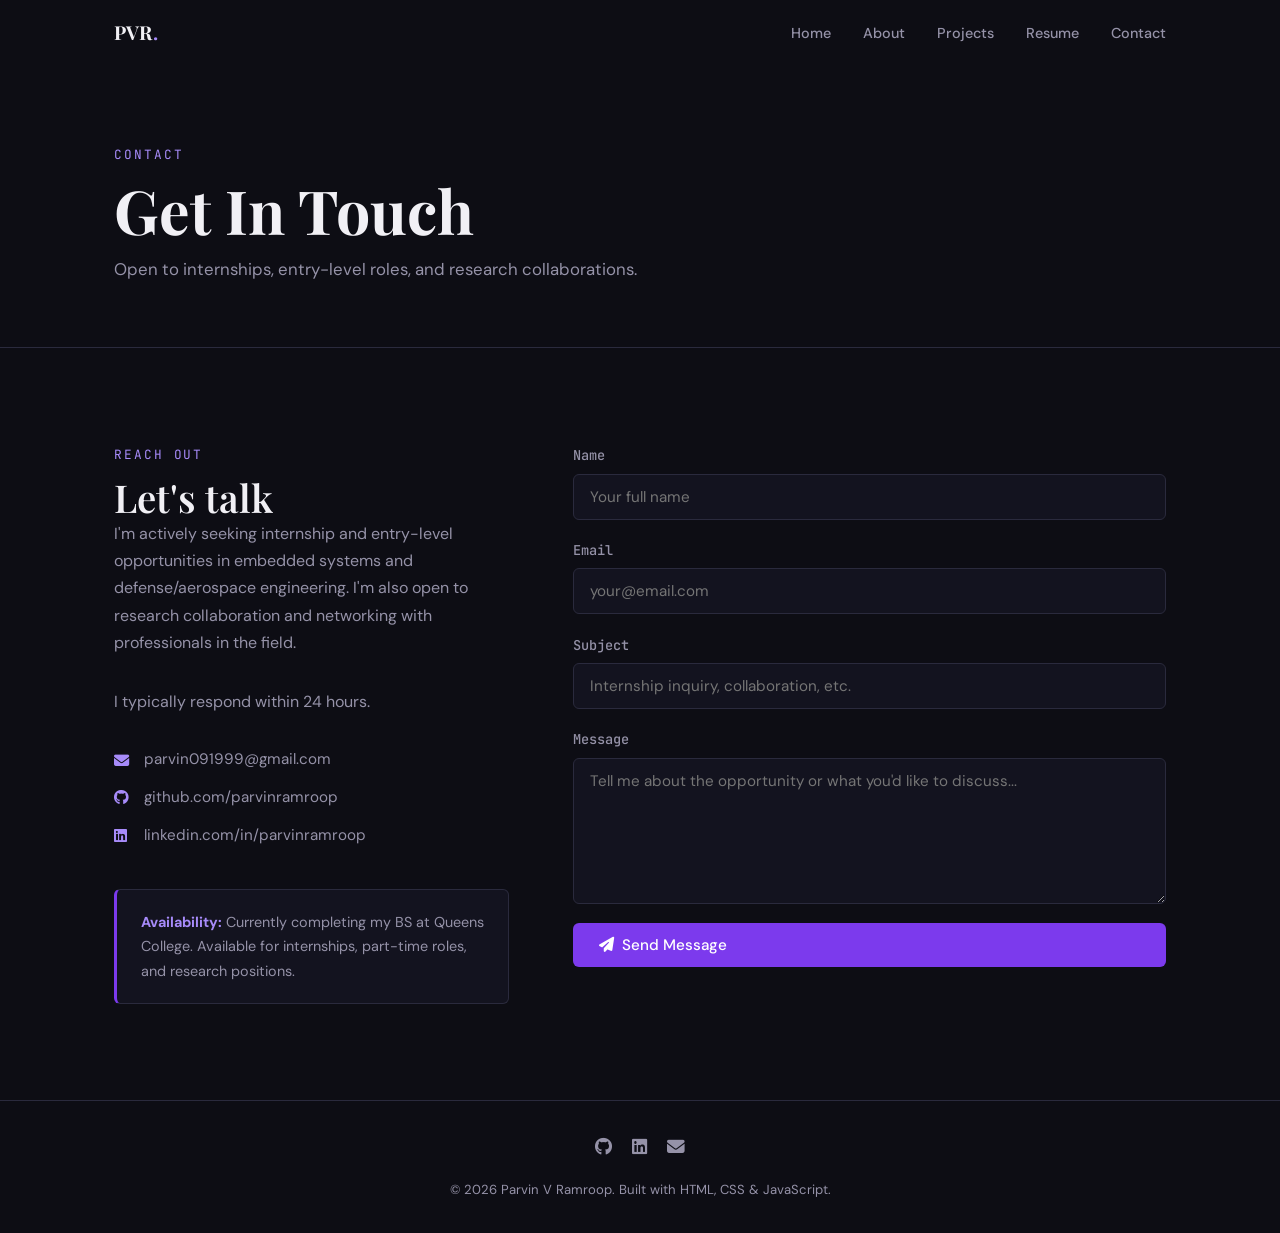
<file: contact.html>
<!DOCTYPE html>

<html lang="en">
<head>
  <meta charset="UTF-8" />
  <meta name="viewport" content="width=device-width, initial-scale=1.0" />
  <meta name="description" content="Contact Parvin V Ramroop — reach out for opportunities, collaboration, or questions." />
  <title>Contact — Parvin V Ramroop</title>


  <link rel="preconnect" href="https://fonts.googleapis.com" />
  <link rel="preconnect" href="https://fonts.gstatic.com" crossorigin />
  <link href="https://fonts.googleapis.com/css2?family=Playfair+Display:wght@600;700&family=DM+Sans:wght@400;500&family=JetBrains+Mono:wght@400&display=swap" rel="stylesheet" />

  <link rel="stylesheet" href="https://cdnjs.cloudflare.com/ajax/libs/font-awesome/6.5.0/css/all.min.css" />


  <link rel="stylesheet" href="css/style.css" />
</head>
<body>


  <!-- Navigation bar at the top of every page -->
  <nav class="navbar" aria-label="Main navigation">
    <div class="container nav-inner">
      <a href="index.html" class="nav-logo">PVR<span>.</span></a>
      <ul class="nav-links" role="list">
        <li><a href="index.html">Home</a></li>
        <li><a href="about.html">About</a></li>
        <li><a href="projects.html">Projects</a></li>
        <li><a href="resume.html">Resume</a></li>
        <li><a href="contact.html" class="active">Contact</a></li>
      </ul>
      <button class="hamburger" aria-label="Toggle menu" aria-expanded="false">
        <span></span><span></span><span></span>
      </button>
    </div>
  </nav>

  <main>


    <!-- Page header banner -->
    <header class="page-hero">
      <div class="container fade-in">
        <span class="section-label">Contact</span>
        <h1>Get In Touch</h1>
        <p>Open to internships, entry-level roles, and research collaborations.</p>
      </div>
    </header>

    <section class="section">
      <div class="container">
        <div class="contact-grid fade-in">


          <!-- Left side: contact details and social media links -->
          <div class="contact-info">
            <span class="section-label">Reach Out</span>
            <h2>Let's talk</h2>


            <p>
              I'm actively seeking internship and entry-level opportunities in embedded systems
              and defense/aerospace engineering. I'm also open to research collaboration and
              networking with professionals in the field.
            </p>
            <p>I typically respond within 24 hours.</p>


            <div class="contact-links" style="margin-top: 2rem;">
    
              <a href="mailto:parvin091999@gmail.com" class="contact-link">
                <i class="fa-solid fa-envelope" aria-hidden="true"></i>
                parvin091999@gmail.com
              </a>
              <a href="https://github.com/ParvinR" class="contact-link" target="_blank" rel="noopener noreferrer">
                <i class="fa-brands fa-github" aria-hidden="true"></i>
                github.com/parvinramroop
              </a>
              <a href="https://www.linkedin.com/in/parvin-ramroop" class="contact-link" target="_blank" rel="noopener noreferrer">
                <i class="fa-brands fa-linkedin" aria-hidden="true"></i>
                linkedin.com/in/parvinramroop
              </a>
            </div>


            <div style="margin-top: 2.5rem; padding: 1.25rem 1.5rem; background: var(--surface); border: 1px solid var(--border); border-left: 3px solid var(--accent); border-radius: var(--radius-sm);">
              <p style="font-size: 0.9rem; margin: 0;">
                <strong style="color: var(--accent-light);">Availability:</strong>
                Currently completing my BS at Queens College. Available for internships,
                part-time roles, and research positions.
              </p>
            </div>

          </div>



          <!-- Right side: message form, submissions go to Formspree -->
          <form class="contact-form" id="contact-form" action="https://formspree.io/f/xkoavjov" method="POST" novalidate>


            <div class="form-group">
              <label for="name">Name</label>
              <input type="text" id="name" name="name" placeholder="Your full name" autocomplete="name" />

              <span class="form-error" role="alert"></span>
            </div>


            <div class="form-group">
              <label for="email">Email</label>
              <input type="email" id="email" name="email" placeholder="your@email.com" autocomplete="email" />
              <span class="form-error" role="alert"></span>
            </div>

            <div class="form-group">
              <label for="subject">Subject</label>
              <input type="text" id="subject" name="subject" placeholder="Internship inquiry, collaboration, etc." />
              <span class="form-error" role="alert"></span>
            </div>


            <div class="form-group">
              <label for="message">Message</label>
              <textarea id="message" name="message" rows="6" placeholder="Tell me about the opportunity or what you'd like to discuss..."></textarea>
              <span class="form-error" role="alert"></span>
            </div>

            <button type="submit" class="btn btn-primary">
              <i class="fa-solid fa-paper-plane" aria-hidden="true"></i> Send Message
            </button>


            <div class="form-success" id="form-success" role="status">
              <i class="fa-solid fa-circle-check"></i> Message sent! I'll be in touch soon.
            </div>

          </form>

        </div>
      </div>
    </section>

  </main>


  <!-- Footer with social icons and copyright -->
  <footer class="footer">
    <div class="container footer-inner">
      <div class="footer-social">
        <a href="https://github.com/ParvinR" target="_blank" rel="noopener noreferrer" aria-label="GitHub">
          <i class="fa-brands fa-github"></i>
        </a>
        <a href="https://www.linkedin.com/in/parvin-ramroop" target="_blank" rel="noopener noreferrer" aria-label="LinkedIn">
          <i class="fa-brands fa-linkedin"></i>
        </a>
        <a href="mailto:parvin091999@gmail.com" aria-label="Email">
          <i class="fa-solid fa-envelope"></i>
        </a>
      </div>
      <p>&copy; 2026 Parvin V Ramroop. Built with HTML, CSS &amp; JavaScript.</p>
    </div>
  </footer>

  <script src="js/main.js"></script>
</body>
</html>
</file>
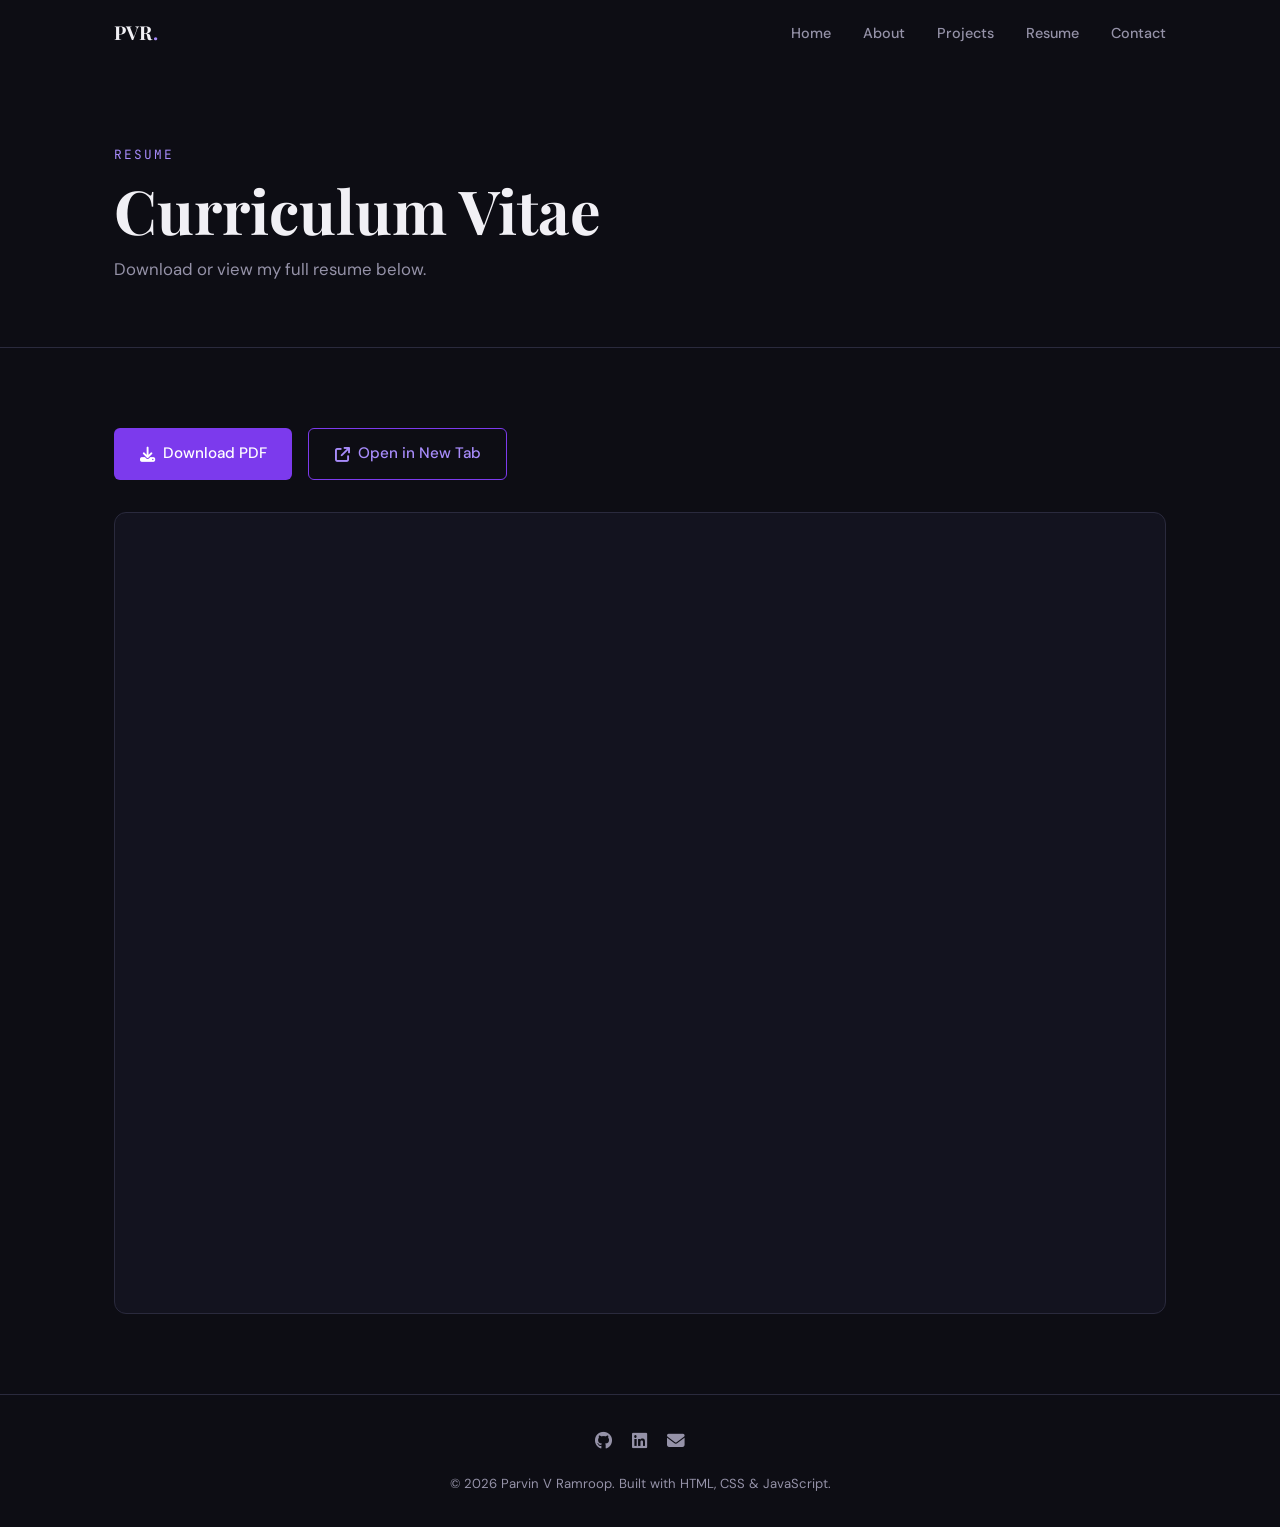
<file: resume.html>
<!DOCTYPE html>

<html lang="en">
<head>
  <meta charset="UTF-8" />
  <meta name="viewport" content="width=device-width, initial-scale=1.0" />
  <meta name="description" content="Resume of Parvin V Ramroop — CS senior, researcher, and embedded systems engineer." />
  <title>Resume — Parvin V Ramroop</title>

  <link rel="preconnect" href="https://fonts.googleapis.com" />
  <link rel="preconnect" href="https://fonts.gstatic.com" crossorigin />
  <link href="https://fonts.googleapis.com/css2?family=Playfair+Display:wght@600;700&family=DM+Sans:wght@400;500&family=JetBrains+Mono:wght@400&display=swap" rel="stylesheet" />

  <link rel="stylesheet" href="https://cdnjs.cloudflare.com/ajax/libs/font-awesome/6.5.0/css/all.min.css" />

  <link rel="stylesheet" href="css/style.css" />
</head>
<body>

  <!-- Navigation bar at the top of every page -->
  <nav class="navbar" aria-label="Main navigation">
    <div class="container nav-inner">
      <a href="index.html" class="nav-logo">PVR<span>.</span></a>
      <ul class="nav-links" role="list">
        <li><a href="index.html">Home</a></li>
        <li><a href="about.html">About</a></li>
        <li><a href="projects.html">Projects</a></li>
        <li><a href="resume.html" class="active">Resume</a></li>
        <li><a href="contact.html">Contact</a></li>
      </ul>
      <button class="hamburger" aria-label="Toggle menu" aria-expanded="false">
        <span></span><span></span><span></span>
      </button>
    </div>
  </nav>

  <main>

    <!-- Page header banner -->
    <header class="page-hero">
      <div class="container fade-in">
        <span class="section-label">Resume</span>
        <h1>Curriculum Vitae</h1>
        <p>Download or view my full resume below.</p>
      </div>
    </header>


    <section class="resume-section">
      <div class="container">

        <!-- Buttons to download or open the resume PDF in a new tab -->
        <div class="resume-actions fade-in">
          <a href="assets/resume.pdf" download class="btn btn-primary">
            <i class="fa-solid fa-download" aria-hidden="true"></i> Download PDF
          </a>

         
          <a href="assets/resume.pdf" target="_blank" rel="noopener noreferrer" class="btn btn-outline">
            <i class="fa-solid fa-arrow-up-right-from-square" aria-hidden="true"></i> Open in New Tab
          </a>

        </div>


        <!-- PDF viewer embedded directly in the page -->
        <div class="resume-embed fade-in">

          <iframe
            src="assets/resume.pdf"
            title="Parvin V Ramroop Resume"
            aria-label="Resume PDF viewer">
          </iframe>

        </div>

      </div>
    </section>

  </main>


  <!-- Footer with social icons and copyright -->
  <footer class="footer">
    <div class="container footer-inner">
      <div class="footer-social">
        <a href="https://github.com/ParvinR" target="_blank" rel="noopener noreferrer" aria-label="GitHub">
          <i class="fa-brands fa-github"></i>
        </a>
        <a href="https://www.linkedin.com/in/parvin-ramroop" target="_blank" rel="noopener noreferrer" aria-label="LinkedIn">
          <i class="fa-brands fa-linkedin"></i>
        </a>
        <a href="mailto:parvin091999@gmail.com" aria-label="Email">
          <i class="fa-solid fa-envelope"></i>
        </a>
      </div>
      <p>&copy; 2026 Parvin V Ramroop. Built with HTML, CSS &amp; JavaScript.</p>
    </div>
  </footer>

  <script src="js/main.js"></script>
</body>
</html>
</file>
<file: css/style.css>
/* CSS variables: colors, fonts, and spacing used across the whole site */
:root {
  --bg: #0d0d14;
  --surface: #13131f;
  --surface-2: #1a1a2e;
  --accent: #7c3aed;
  --accent-light: #a78bfa;
  --accent-glow: rgba(124, 58, 237, 0.25);
  --text: #f1f0f5;
  --text-muted: #9592a8;
  --border: #2a2a3d;
  --success: #22c55e;
  --error: #ef4444;

  --font-display: 'Playfair Display', serif;
  --font-body: 'DM Sans', sans-serif;
  --font-mono: 'JetBrains Mono', monospace;

  --radius: 12px;
  --radius-sm: 6px;
  --transition: 0.25s ease;
  --shadow-card: 0 4px 24px rgba(0, 0, 0, 0.4);
  --shadow-glow: 0 0 20px rgba(124, 58, 237, 0.3);
}


/* Reset: remove default browser margins, padding, and box-sizing differences */
*, *::before, *::after { box-sizing: border-box; margin: 0; padding: 0; }

html { scroll-behavior: smooth; font-size: 16px; }

body {
  background-color: var(--bg);
  color: var(--text);
  font-family: var(--font-body);
  line-height: 1.7;
  -webkit-font-smoothing: antialiased;
}

img { max-width: 100%; display: block; }
a { color: inherit; text-decoration: none; }
ul { list-style: none; }


/* Heading font family and fluid sizes */
h1, h2, h3 {
  font-family: var(--font-display);
  line-height: 1.2;
  color: var(--text);
}

h1 { font-size: clamp(2.2rem, 5vw, 3.8rem); font-weight: 700; }
h2 { font-size: clamp(1.6rem, 3vw, 2.4rem); font-weight: 600; }
h3 { font-size: 1.2rem; font-weight: 600; }

/* Default body text color and size */
p { color: var(--text-muted); font-size: 1rem; }


/* Centered page wrapper that limits how wide content gets */
.container {
  max-width: 1100px;
  margin: 0 auto;
  padding: 0 1.5rem;
}

/* Vertical breathing room for each page section */
.section {
  padding: 6rem 0;
}

/* Small uppercase label shown above section titles */
.section-label {
  font-family: var(--font-mono);
  font-size: 0.8rem;
  color: var(--accent-light);
  letter-spacing: 0.15em;
  text-transform: uppercase;
  margin-bottom: 0.5rem;
  display: block;
}

.section-title {
  margin-bottom: 0.75rem;
}

.section-subtitle {
  font-size: 1.05rem;
  color: var(--text-muted);
  max-width: 560px;
  margin-bottom: 3rem;
}

/* Shared base styles applied to all buttons */
.btn {
  display: inline-flex;
  align-items: center;
  gap: 0.5rem;
  padding: 0.75rem 1.6rem;
  border-radius: var(--radius-sm);
  font-family: var(--font-body);
  font-size: 0.95rem;
  font-weight: 500;
  cursor: pointer;
  border: none;
  transition: transform var(--transition), box-shadow var(--transition), background var(--transition);
}

.btn:hover { transform: translateY(-2px); }

/* Solid purple filled button */
.btn-primary {
  background: var(--accent);
  color: #fff;
}
.btn-primary:hover { background: #6d28d9; box-shadow: var(--shadow-glow); }

/* Transparent button with a purple border */
.btn-outline {
  background: transparent;
  color: var(--accent-light);
  border: 1.5px solid var(--accent);
}
.btn-outline:hover { background: var(--accent-glow); box-shadow: var(--shadow-glow); }

/* Small pill-shaped technology tag on project cards */
.tag {
  font-family: var(--font-mono);
  font-size: 0.72rem;
  color: var(--accent-light);
  background: rgba(124, 58, 237, 0.12);
  border: 1px solid rgba(124, 58, 237, 0.25);
  padding: 0.2rem 0.6rem;
  border-radius: 999px;
  white-space: nowrap;
}


/* Elements start invisible and shifted down, then animate in when visible */
.fade-in {
  opacity: 0;
  transform: translateY(28px);
  transition: opacity 0.6s ease, transform 0.6s ease;
}
/* JS adds this class when the element scrolls into view */
.fade-in.visible {
  opacity: 1;
  transform: translateY(0);
}


/* Fixed navigation bar stuck to the top of the screen */
.navbar {
  position: fixed;
  top: 0;
  left: 0;
  right: 0;
  z-index: 1000;
  padding: 1rem 0;
  transition: background var(--transition), box-shadow var(--transition);
}

/* Frosted-glass background added once the user scrolls down */
.navbar.scrolled {
  background: rgba(13, 13, 20, 0.92);
  backdrop-filter: blur(12px);
  box-shadow: 0 1px 0 var(--border);
}

/* Flexbox row that spaces the logo and links apart */
.nav-inner {
  display: flex;
  align-items: center;
  justify-content: space-between;
}

/* Brand logo link in the top-left corner */
.nav-logo {
  font-family: var(--font-display);
  font-size: 1.2rem;
  font-weight: 700;
  color: var(--text);
  letter-spacing: 0.01em;
}
/* The dot after the initials is accented */
.nav-logo span { color: var(--accent-light); }

/* Horizontal list of page links */
.nav-links {
  display: flex;
  gap: 2rem;
  align-items: center;
}

.nav-links a {
  font-size: 0.9rem;
  font-weight: 500;
  color: var(--text-muted);
  transition: color var(--transition);
  position: relative;
}

/* Underline that slides in from the left on hover or when active */
.nav-links a::after {
  content: '';
  position: absolute;
  bottom: -4px;
  left: 0;
  width: 0;
  height: 2px;
  background: var(--accent-light);
  transition: width var(--transition);
}

.nav-links a:hover,
.nav-links a.active {
  color: var(--text);
}

.nav-links a:hover::after,
.nav-links a.active::after {
  width: 100%;
}

/* Hamburger icon shown on mobile to toggle the nav menu */
.hamburger {
  display: none;
  flex-direction: column;
  gap: 5px;
  background: none;
  border: none;
  cursor: pointer;
  padding: 4px;
}

/* Each of the three horizontal bars */
.hamburger span {
  display: block;
  width: 24px;
  height: 2px;
  background: var(--text);
  border-radius: 2px;
  transition: transform var(--transition), opacity var(--transition);
}

/* When open, the three bars rotate into an X shape */
.hamburger.open span:nth-child(1) { transform: translateY(7px) rotate(45deg); }
.hamburger.open span:nth-child(2) { opacity: 0; }
.hamburger.open span:nth-child(3) { transform: translateY(-7px) rotate(-45deg); }


/* Full-screen intro section on the homepage */
.hero {
  min-height: 100vh;
  display: flex;
  align-items: center;
  padding-top: 5rem;
  position: relative;
  overflow: hidden;
}

/* Decorative purple glow in the top-right corner */
.hero::before {
  content: '';
  position: absolute;
  top: -200px;
  right: -200px;
  width: 600px;
  height: 600px;
  background: radial-gradient(circle, rgba(124, 58, 237, 0.12) 0%, transparent 70%);
  pointer-events: none;
}

/* "// Hello, world" monospace greeting above the name */
.hero-greeting {
  font-family: var(--font-mono);
  font-size: 0.9rem;
  color: var(--accent-light);
  margin-bottom: 0.75rem;
  display: block;
}

.hero-name {
  margin-bottom: 0.5rem;
}

/* Role text line that holds the typing animation */
.hero-role {
  font-size: clamp(1.1rem, 2.5vw, 1.5rem);
  color: var(--text-muted);
  min-height: 2rem;
  margin-bottom: 1.5rem;
}

/* Blinking vertical cursor next to the typed text */
.cursor {
  display: inline-block;
  width: 2px;
  height: 1.2em;
  background: var(--accent-light);
  margin-left: 2px;
  vertical-align: text-bottom;
  animation: blink 0.9s step-end infinite;
}

@keyframes blink { 50% { opacity: 0; } }

.hero-bio {
  max-width: 560px;
  font-size: 1.05rem;
  margin-bottom: 2.5rem;
  line-height: 1.8;
}

.hero-cta {
  display: flex;
  gap: 1rem;
  flex-wrap: wrap;
}

/* Animated scroll-down arrow at the bottom of the hero */
.hero-scroll {
  position: absolute;
  bottom: 2.5rem;
  left: 50%;
  transform: translateX(-50%);
  display: flex;
  flex-direction: column;
  align-items: center;
  gap: 0.4rem;
  color: var(--text-muted);
  font-size: 0.75rem;
  font-family: var(--font-mono);
  animation: float 2.5s ease-in-out infinite;
}

.hero-scroll i { font-size: 1rem; color: var(--accent-light); }

@keyframes float {
  0%, 100% { transform: translateX(-50%) translateY(0); }
  50% { transform: translateX(-50%) translateY(-6px); }
}


/* Two-column layout: bio text on the left, skills grid on the right */
.about-preview-grid {
  display: grid;
  grid-template-columns: 1fr 1fr;
  gap: 4rem;
  align-items: center;
}

.about-preview-text p {
  margin-bottom: 1rem;
}

.about-preview-text .btn { margin-top: 1rem; }

/* Grid of skill icons shown on the homepage */
.skills-grid {
  display: grid;
  grid-template-columns: repeat(3, 1fr);
  gap: 1rem;
}

/* Individual skill icon box */
.skill-item {
  background: var(--surface);
  border: 1px solid var(--border);
  border-radius: var(--radius-sm);
  padding: 0.9rem 1rem;
  display: flex;
  align-items: center;
  gap: 0.6rem;
  font-size: 0.88rem;
  font-weight: 500;
  transition: border-color var(--transition), box-shadow var(--transition);
}

.skill-item:hover {
  border-color: var(--accent);
  box-shadow: 0 0 12px var(--accent-glow);
}

.skill-item i {
  font-size: 1.2rem;
  color: var(--accent-light);
  width: 20px;
  text-align: center;
}


/* Three-column grid of project preview cards on the homepage */
.projects-grid {
  display: grid;
  grid-template-columns: repeat(3, 1fr);
  gap: 1.5rem;
}

/* Individual project preview card */
.project-card {
  background: var(--surface);
  border: 1px solid var(--border);
  border-radius: var(--radius);
  padding: 1.8rem;
  display: flex;
  flex-direction: column;
  gap: 1rem;
  transition: transform var(--transition), box-shadow var(--transition), border-color var(--transition);
}

.project-card:hover {
  transform: translateY(-6px);
  box-shadow: var(--shadow-card), 0 0 28px var(--accent-glow);
  border-color: var(--accent);
}

/* Small icon box in the top-left of a project card */
.project-icon {
  width: 44px;
  height: 44px;
  background: rgba(124, 58, 237, 0.15);
  border-radius: var(--radius-sm);
  display: flex;
  align-items: center;
  justify-content: center;
  color: var(--accent-light);
  font-size: 1.2rem;
}

.project-card h3 { font-size: 1.05rem; }

/* Description text grows to fill remaining space, pushing links to the bottom */
.project-card p {
  font-size: 0.9rem;
  line-height: 1.6;
  flex: 1;
}

/* Row of technology tags at the bottom of a project card */
.project-tags {
  display: flex;
  flex-wrap: wrap;
  gap: 0.4rem;
}

/* Link row pushed to the very bottom of the card */
.project-links {
  display: flex;
  gap: 0.75rem;
  margin-top: auto;
}

.project-link {
  display: inline-flex;
  align-items: center;
  gap: 0.35rem;
  font-size: 0.85rem;
  font-weight: 500;
  color: var(--accent-light);
  transition: color var(--transition);
}
.project-link:hover { color: var(--text); }
.project-link i { font-size: 0.9rem; }


/* Two-column layout: contact info left, form right */
.contact-grid {
  display: grid;
  grid-template-columns: 1fr 1.5fr;
  gap: 4rem;
  align-items: start;
}

.contact-info h3 {
  font-size: 1.5rem;
  margin-bottom: 1rem;
}

.contact-info p { margin-bottom: 2rem; }

/* Vertical list of contact links (email, GitHub, LinkedIn) */
.contact-links {
  display: flex;
  flex-direction: column;
  gap: 0.75rem;
}

.contact-link {
  display: flex;
  align-items: center;
  gap: 0.75rem;
  color: var(--text-muted);
  font-size: 0.95rem;
  transition: color var(--transition);
}
.contact-link:hover { color: var(--accent-light); }
.contact-link i { width: 18px; color: var(--accent-light); }

/* Stacked column of form fields */
.contact-form {
  display: flex;
  flex-direction: column;
  gap: 1.2rem;
}

/* Label + input/textarea pair */
.form-group {
  display: flex;
  flex-direction: column;
  gap: 0.4rem;
}

.form-group label {
  font-size: 0.85rem;
  font-weight: 500;
  color: var(--text-muted);
  font-family: var(--font-mono);
}

/* Shared styles for text inputs and textareas */
.form-group input,
.form-group textarea {
  background: var(--surface);
  border: 1.5px solid var(--border);
  border-radius: var(--radius-sm);
  color: var(--text);
  font-family: var(--font-body);
  font-size: 0.95rem;
  padding: 0.75rem 1rem;
  transition: border-color var(--transition), box-shadow var(--transition);
  resize: vertical;
  outline: none;
}

/* Purple glow ring when an input is focused */
.form-group input:focus,
.form-group textarea:focus {
  border-color: var(--accent);
  box-shadow: 0 0 0 3px var(--accent-glow);
}

/* Red border when a field fails validation */
.form-group input.error,
.form-group textarea.error {
  border-color: var(--error);
}

/* Validation error text shown below a field, hidden by default */
.form-error {
  font-size: 0.8rem;
  color: var(--error);
  display: none;
}
.form-error.visible { display: block; }

/* Green success banner shown after the form is submitted */
.form-success {
  background: rgba(34, 197, 94, 0.1);
  border: 1px solid rgba(34, 197, 94, 0.3);
  color: var(--success);
  padding: 1rem;
  border-radius: var(--radius-sm);
  font-size: 0.9rem;
  text-align: center;
  display: none;
  animation: fadeSlide 0.4s ease;
}
.form-success.visible { display: block; }

@keyframes fadeSlide {
  from { opacity: 0; transform: translateY(-8px); }
  to { opacity: 1; transform: translateY(0); }
}


/* Site footer at the bottom of every page */
.footer {
  border-top: 1px solid var(--border);
  padding: 2rem 0;
  text-align: center;
}

/* Centered column with social icons above the copyright text */
.footer-inner {
  display: flex;
  flex-direction: column;
  align-items: center;
  gap: 1rem;
}

.footer-social {
  display: flex;
  gap: 1.25rem;
}

.footer-social a {
  color: var(--text-muted);
  font-size: 1.1rem;
  transition: color var(--transition);
}
.footer-social a:hover { color: var(--accent-light); }

.footer p {
  font-size: 0.82rem;
  color: var(--text-muted);
}


/* Header banner used at the top of inner pages like About and Projects */
.page-hero {
  padding: 9rem 0 4rem;
  border-bottom: 1px solid var(--border);
}

.page-hero h1 { margin-bottom: 0.5rem; }
.page-hero p { font-size: 1.05rem; }


/* About page: narrow photo column on the left, wide content column on the right */
.about-grid {
  display: grid;
  grid-template-columns: 1fr 1.8fr;
  gap: 4rem;
  align-items: start;
}

/* Box that holds the photo carousel */
.about-photo-box {
  background: var(--surface);
  border: 1px solid var(--border);
  border-radius: var(--radius);
  aspect-ratio: 3/4;
  display: flex;
  align-items: center;
  justify-content: center;
  color: var(--text-muted);
  font-size: 0.9rem;
  text-align: center;
  padding: 2rem;
  position: relative;
  overflow: hidden;
}

/* Subtle purple gradient overlay in the top-left corner */
.about-photo-box::before {
  content: '';
  position: absolute;
  inset: 0;
  background: linear-gradient(135deg, rgba(124,58,237,0.08) 0%, transparent 60%);
}

.about-photo-box i {
  font-size: 3rem;
  color: var(--accent-light);
  margin-bottom: 1rem;
  display: block;
}

.about-content p { margin-bottom: 1.2rem; }

/* Highlighted box showing career trajectory */
.about-goals {
  background: var(--surface);
  border: 1px solid var(--border);
  border-left: 3px solid var(--accent);
  border-radius: var(--radius-sm);
  padding: 1.25rem 1.5rem;
  margin: 1.5rem 0;
}

.about-goals p { margin: 0; font-size: 0.95rem; }

/* Highlighted callout box at the top of the about bio */
.about-callout {
  display: flex;
  align-items: flex-start;
  gap: 0.9rem;
  background: rgba(124, 58, 237, 0.1);
  border: 1px solid rgba(124, 58, 237, 0.3);
  border-left: 3px solid var(--accent-light);
  border-radius: var(--radius-sm);
  padding: 1.1rem 1.4rem;
  margin-bottom: 1.75rem;
}

.about-callout i {
  color: var(--accent-light);
  font-size: 1.1rem;
  margin-top: 2px;
  flex-shrink: 0;
}

.about-callout p {
  margin: 0;
  color: var(--text);
  font-weight: 500;
  font-size: 0.97rem;
  line-height: 1.6;
}

/* Background color for the Beyond the Code section */
.beyond-section { background: var(--surface); }

/* Grid of interest/hobby cards */
.beyond-grid {
  display: grid;
  grid-template-columns: repeat(auto-fill, minmax(200px, 1fr));
  gap: 1.5rem;
  margin-top: 2rem;
}

/* Individual hobby card */
.beyond-card {
  background: var(--bg);
  border: 1px solid var(--border);
  border-radius: var(--radius);
  padding: 2rem 1.5rem;
  text-align: center;
  transition: transform var(--transition), box-shadow var(--transition), border-color var(--transition);
}

.beyond-card:hover {
  transform: translateY(-5px);
  box-shadow: var(--shadow-card), 0 0 20px var(--accent-glow);
  border-color: var(--accent);
}

/* Large emoji icon at the top of each hobby card */
.beyond-card-icon { font-size: 2rem; margin-bottom: 0.75rem; }

.beyond-card h3 {
  font-size: 1rem;
  margin-bottom: 0.5rem;
  color: var(--text);
}

.beyond-card p {
  font-size: 0.87rem;
  line-height: 1.6;
  margin: 0;
}

/* Skills section on the about page */
.skills-section { padding: 5rem 0; }

/* Two-column grid of skill category boxes */
.skills-categories {
  display: grid;
  grid-template-columns: repeat(2, 1fr);
  gap: 2rem;
}

/* Individual skill category card */
.skill-category {
  background: var(--surface);
  border: 1px solid var(--border);
  border-radius: var(--radius);
  padding: 1.8rem;
}

/* Category heading in small monospace uppercase */
.skill-category h3 {
  font-size: 0.85rem;
  font-family: var(--font-mono);
  color: var(--accent-light);
  text-transform: uppercase;
  letter-spacing: 0.1em;
  margin-bottom: 1.25rem;
}

/* Wrapping row of skill pills */
.skill-pills {
  display: flex;
  flex-wrap: wrap;
  gap: 0.5rem;
}

/* Individual skill pill tag */
.skill-pill {
  background: var(--surface-2);
  border: 1px solid var(--border);
  border-radius: 999px;
  padding: 0.35rem 0.9rem;
  font-size: 0.85rem;
  font-weight: 500;
  color: var(--text);
  transition: border-color var(--transition), color var(--transition);
}

.skill-pill:hover {
  border-color: var(--accent);
  color: var(--accent-light);
}


/* Auto-filling grid for full project detail cards on the projects page */
.projects-full-grid {
  display: grid;
  grid-template-columns: repeat(auto-fill, minmax(320px, 1fr));
  gap: 1.75rem;
}

/* Full project detail card with description, tags, and links */
.project-card-full {
  background: var(--surface);
  border: 1px solid var(--border);
  border-radius: var(--radius);
  padding: 2rem;
  display: flex;
  flex-direction: column;
  gap: 1.1rem;
  transition: transform var(--transition), box-shadow var(--transition), border-color var(--transition);
}

.project-card-full:hover {
  transform: translateY(-6px);
  box-shadow: var(--shadow-card), 0 0 28px var(--accent-glow);
  border-color: var(--accent);
}

/* Small project type label e.g. "Group Project — Machine Learning" */
.project-card-full .project-meta {
  font-family: var(--font-mono);
  font-size: 0.75rem;
  color: var(--text-muted);
}

.project-card-full h3 { font-size: 1.15rem; }

.project-card-full p {
  font-size: 0.9rem;
  line-height: 1.7;
  flex: 1;
}


/* Resume page section */
.resume-section { padding: 5rem 0; }

/* Row of download and open-in-tab buttons */
.resume-actions {
  display: flex;
  gap: 1rem;
  margin-bottom: 2rem;
  flex-wrap: wrap;
}

/* Outer container for the embedded PDF */
.resume-embed {
  background: var(--surface);
  border: 1px solid var(--border);
  border-radius: var(--radius);
  overflow: hidden;
  min-height: 800px;
  display: flex;
  align-items: center;
  justify-content: center;
}

/* The iframe that renders the PDF inline */
.resume-embed iframe {
  width: 100%;
  height: 800px;
  border: none;
}

/* Fallback shown if the PDF is missing */
.resume-placeholder {
  text-align: center;
  padding: 4rem 2rem;
  color: var(--text-muted);
}

.resume-placeholder i {
  font-size: 3.5rem;
  color: var(--accent-light);
  margin-bottom: 1rem;
  display: block;
}

.resume-placeholder p { margin-bottom: 1.5rem; }


/* Tablet: stack two-column layouts into a single column */
@media (max-width: 900px) {
  .about-preview-grid,
  .about-grid,
  .contact-grid {
    grid-template-columns: 1fr;
    gap: 2.5rem;
  }

  .projects-grid {
    grid-template-columns: repeat(2, 1fr);
  }

  .skills-grid {
    grid-template-columns: repeat(2, 1fr);
  }

  .skills-categories {
    grid-template-columns: 1fr;
  }
}

/* Mobile: show hamburger menu and switch to a single-column layout */
@media (max-width: 640px) {
  /* Full-screen overlay that slides in when the hamburger is tapped */
  .nav-links {
    display: none;
    position: fixed;
    top: 0;
    left: 0;
    right: 0;
    bottom: 0;
    background: rgba(13, 13, 20, 0.98);
    flex-direction: column;
    align-items: center;
    justify-content: center;
    gap: 2.5rem;
    z-index: 999;
  }

  .nav-links.open { display: flex; }
  .nav-links a { font-size: 1.3rem; }

  .hamburger { display: flex; z-index: 1001; }

  .projects-grid {
    grid-template-columns: 1fr;
  }

  .skills-grid {
    grid-template-columns: repeat(2, 1fr);
  }

  .hero-cta { flex-direction: column; }
  .section { padding: 4rem 0; }
}

/* Very small screens: single column for the skills grid */
@media (max-width: 400px) {
  .skills-grid { grid-template-columns: 1fr; }
}
</file>
